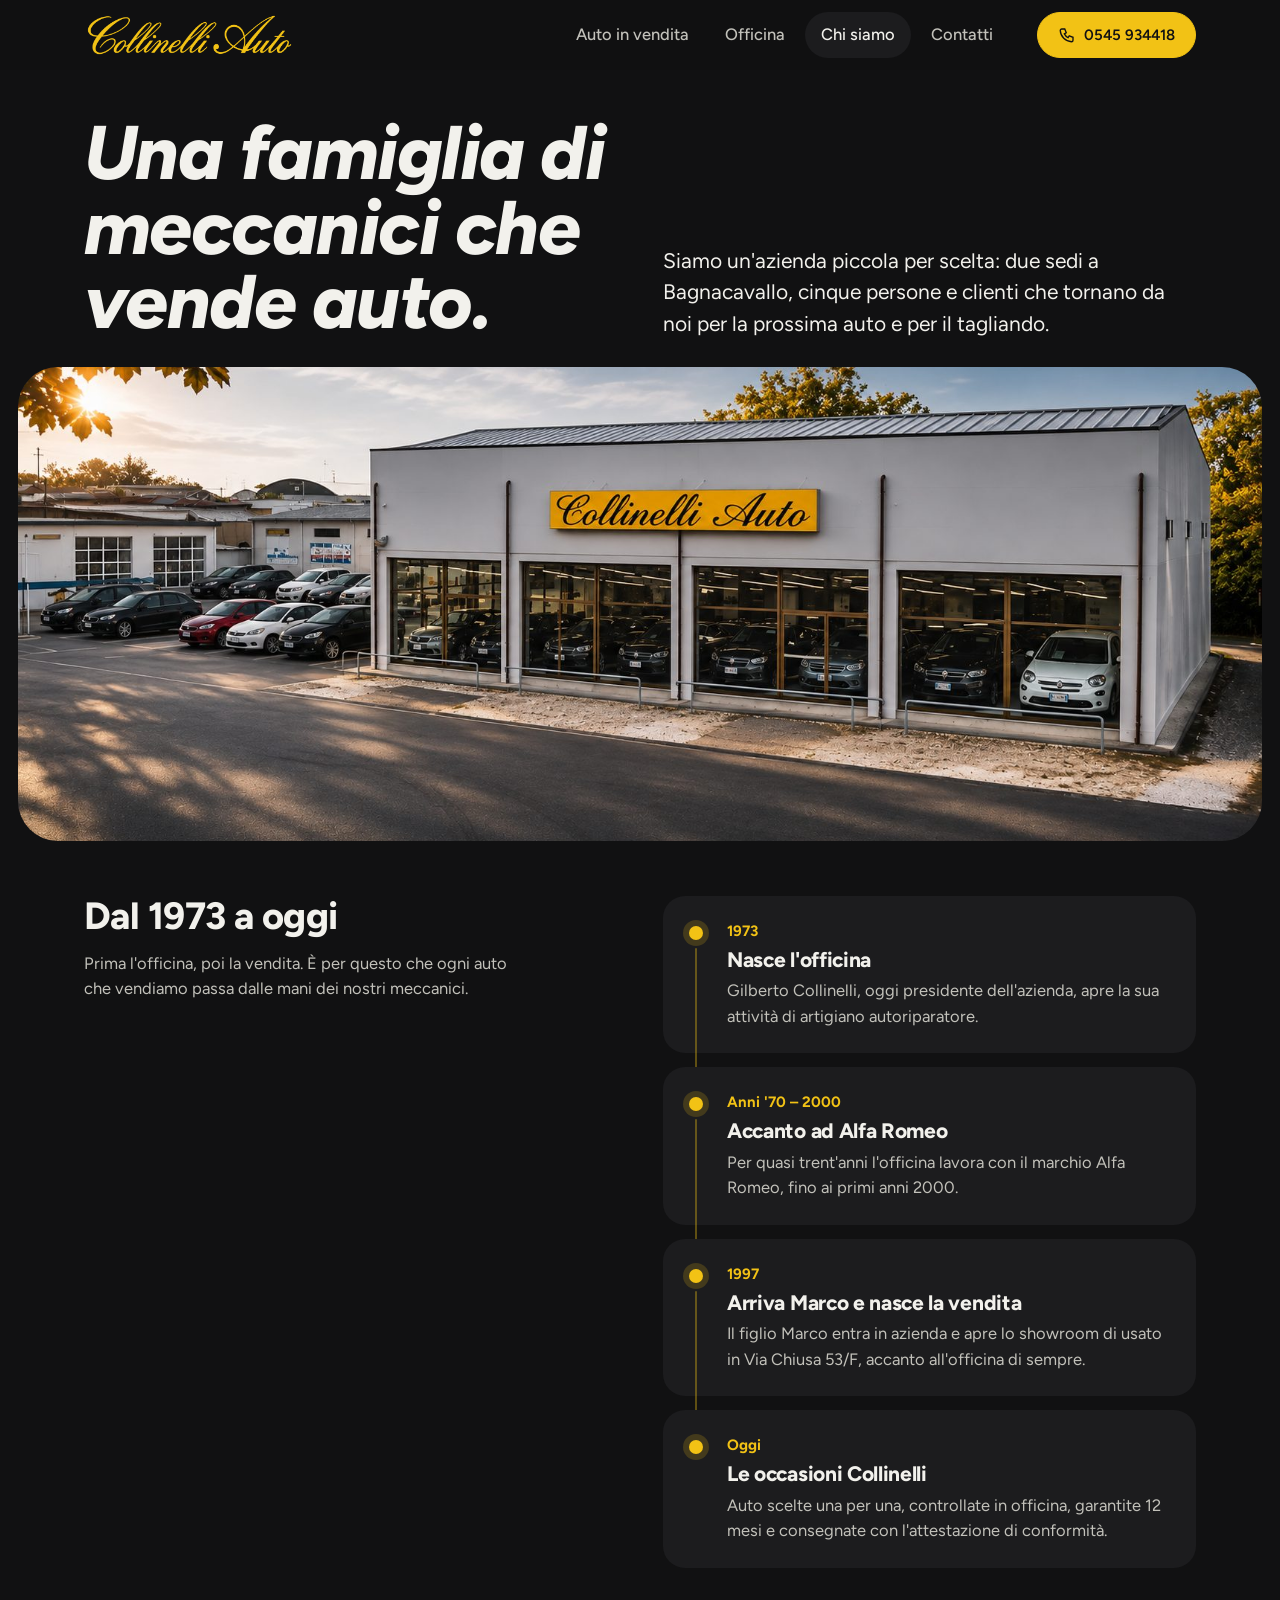
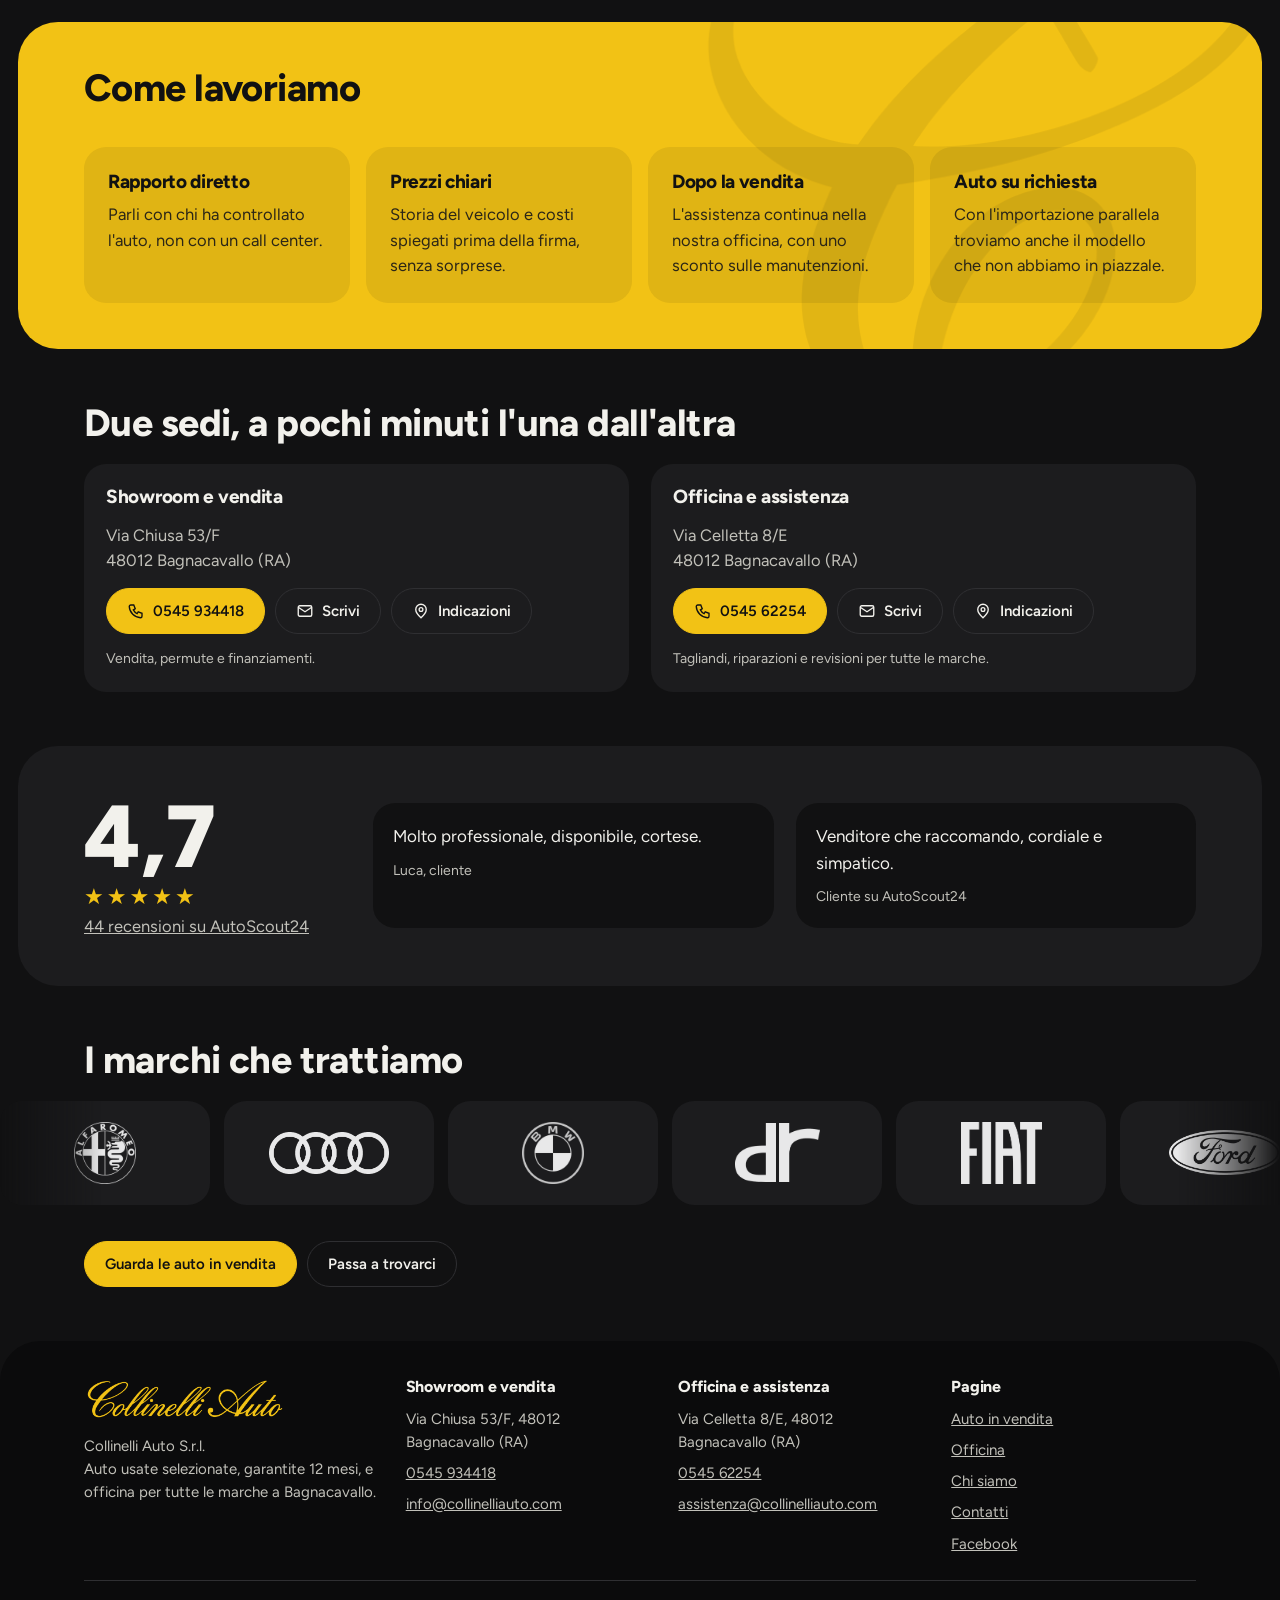
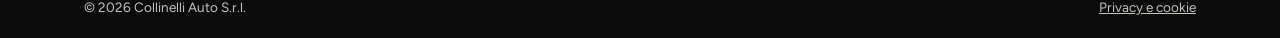
<file: chi-siamo.html>
<!DOCTYPE html>
<html lang="it">
<head>
<meta charset="utf-8">
<meta name="viewport" content="width=device-width, initial-scale=1">
<title>Chi siamo, dal 1973 | Collinelli Auto</title>
<meta name="description" content="La storia di Collinelli Auto: officina dal 1973, vendita di usato garantito dal 1997, a Bagnacavallo.">
<meta name="theme-color" content="#111112">
<meta name="robots" content="noindex">
<meta property="og:title" content="Chi siamo, dal 1973 | Collinelli Auto">
<meta property="og:description" content="La storia di Collinelli Auto: officina dal 1973, vendita di usato garantito dal 1997, a Bagnacavallo.">
<meta property="og:locale" content="it_IT">
<link rel="preconnect" href="https://fonts.googleapis.com">
<link rel="preconnect" href="https://fonts.gstatic.com" crossorigin>
<link rel="stylesheet" href="https://fonts.googleapis.com/css2?family=Figtree:ital,wght@0,400..900;1,700..900&display=swap">
<link rel="stylesheet" href="assets/style.css?v=202611271602">

<link rel="icon" href="assets/img/favicon.png" type="image/png">
<link rel="apple-touch-icon" href="assets/img/apple-touch-icon.png">
<meta property="og:image" content="https://michtru.github.io/collinelli/assets/img/og.jpg">
<meta property="og:type" content="website">
<meta name="twitter:card" content="summary_large_image">

</head>
<body data-page="chi-siamo">

<div id="top"></div>
<main id="main">

<section class="intro"><div class="wrap split" style="align-items:end">
  <h1 class="big">Una famiglia di meccanici che vende auto.</h1>
  <p class="lead-text">Siamo un'azienda piccola per scelta: due sedi a Bagnacavallo, cinque persone e clienti che tornano da noi per la prossima auto e per il tagliando.</p>
</div></section>

<figure class="photo-band" style="margin-block:8px"><img src="assets/img/sede-showroom.jpg" alt="Lo showroom Collinelli Auto in Via Chiusa 53/F a Bagnacavallo, visto dall'alto" width="1672" height="941" loading="lazy"></figure>

<section class="band"><div class="wrap split">
  <div class="sticky-col">
    <h2>Dal 1973 a oggi</h2>
    <p class="muted" style="margin-top:14px;max-width:40ch">Prima l'officina, poi la vendita. È per questo che ogni auto che vendiamo passa dalle mani dei nostri meccanici.</p>
  </div>
  <ol class="timeline">
    <li><b>1973</b><h3>Nasce l'officina</h3><p>Gilberto Collinelli, oggi presidente dell'azienda, apre la sua attività di artigiano autoriparatore.</p></li>
    <li><b>Anni '70 – 2000</b><h3>Accanto ad Alfa Romeo</h3><p>Per quasi trent'anni l'officina lavora con il marchio Alfa Romeo, fino ai primi anni 2000.</p></li>
    <li><b>1997</b><h3>Arriva Marco e nasce la vendita</h3><p>Il figlio Marco entra in azienda e apre lo showroom di usato in Via Chiusa 53/F, accanto all'officina di sempre.</p></li>
    <li><b>Oggi</b><h3>Le occasioni Collinelli</h3><p>Auto scelte una per una, controllate in officina, garantite 12 mesi e consegnate con l'attestazione di conformità.</p></li>
  </ol>
</div></section>

<section class="band yellow"><div class="wrap">
  <h2 style="margin-bottom:clamp(24px,3vw,40px)">Come lavoriamo</h2>
  <div class="values">
    <div><h3>Rapporto diretto</h3><p>Parli con chi ha controllato l'auto, non con un call center.</p></div>
    <div><h3>Prezzi chiari</h3><p>Storia del veicolo e costi spiegati prima della firma, senza sorprese.</p></div>
    <div><h3>Dopo la vendita</h3><p>L'assistenza continua nella nostra officina, con uno sconto sulle manutenzioni.</p></div>
    <div><h3>Auto su richiesta</h3><p>Con l'importazione parallela troviamo anche il modello che non abbiamo in piazzale.</p></div>
  </div>
</div></section>

<section class="band"><div class="wrap">
  <div class="head"><h2>Due sedi, a pochi minuti l'una dall'altra</h2></div>
  <div class="places" id="about-places"></div>
</div></section>

<section class="band sunk"><div class="wrap reviews">
  <div class="score"><b>4,7</b><span class="stars" aria-hidden="true">★★★★★</span><p class="muted"><a href="https://www.autoscout24.it/concessionari/collinelli-auto-srl/recensioni" rel="noopener">44 recensioni su AutoScout24</a></p></div>
  <div class="quotes">
    <blockquote>Molto professionale, disponibile, cortese.<cite>Luca, cliente</cite></blockquote>
    <blockquote>Venditore che raccomando, cordiale e simpatico.<cite>Cliente su AutoScout24</cite></blockquote>
  </div>
</div></section>

<section class="band"><div class="wrap">
  <div class="head"><h2>I marchi che trattiamo</h2></div>
</div>
<div class="marquee" id="marquee"></div>
<div class="wrap" style="margin-top:36px;display:flex;gap:10px;flex-wrap:wrap"><a class="btn acc" href="auto.html">Guarda le auto in vendita</a><a class="btn" href="contatti.html">Passa a trovarci</a></div>
</section>

</main>
<div id="foot"></div>
<script src="data/auto.js?v=202611271602"></script>
<script src="assets/app.js?v=202611271602"></script>
</body>
</html>
</file>
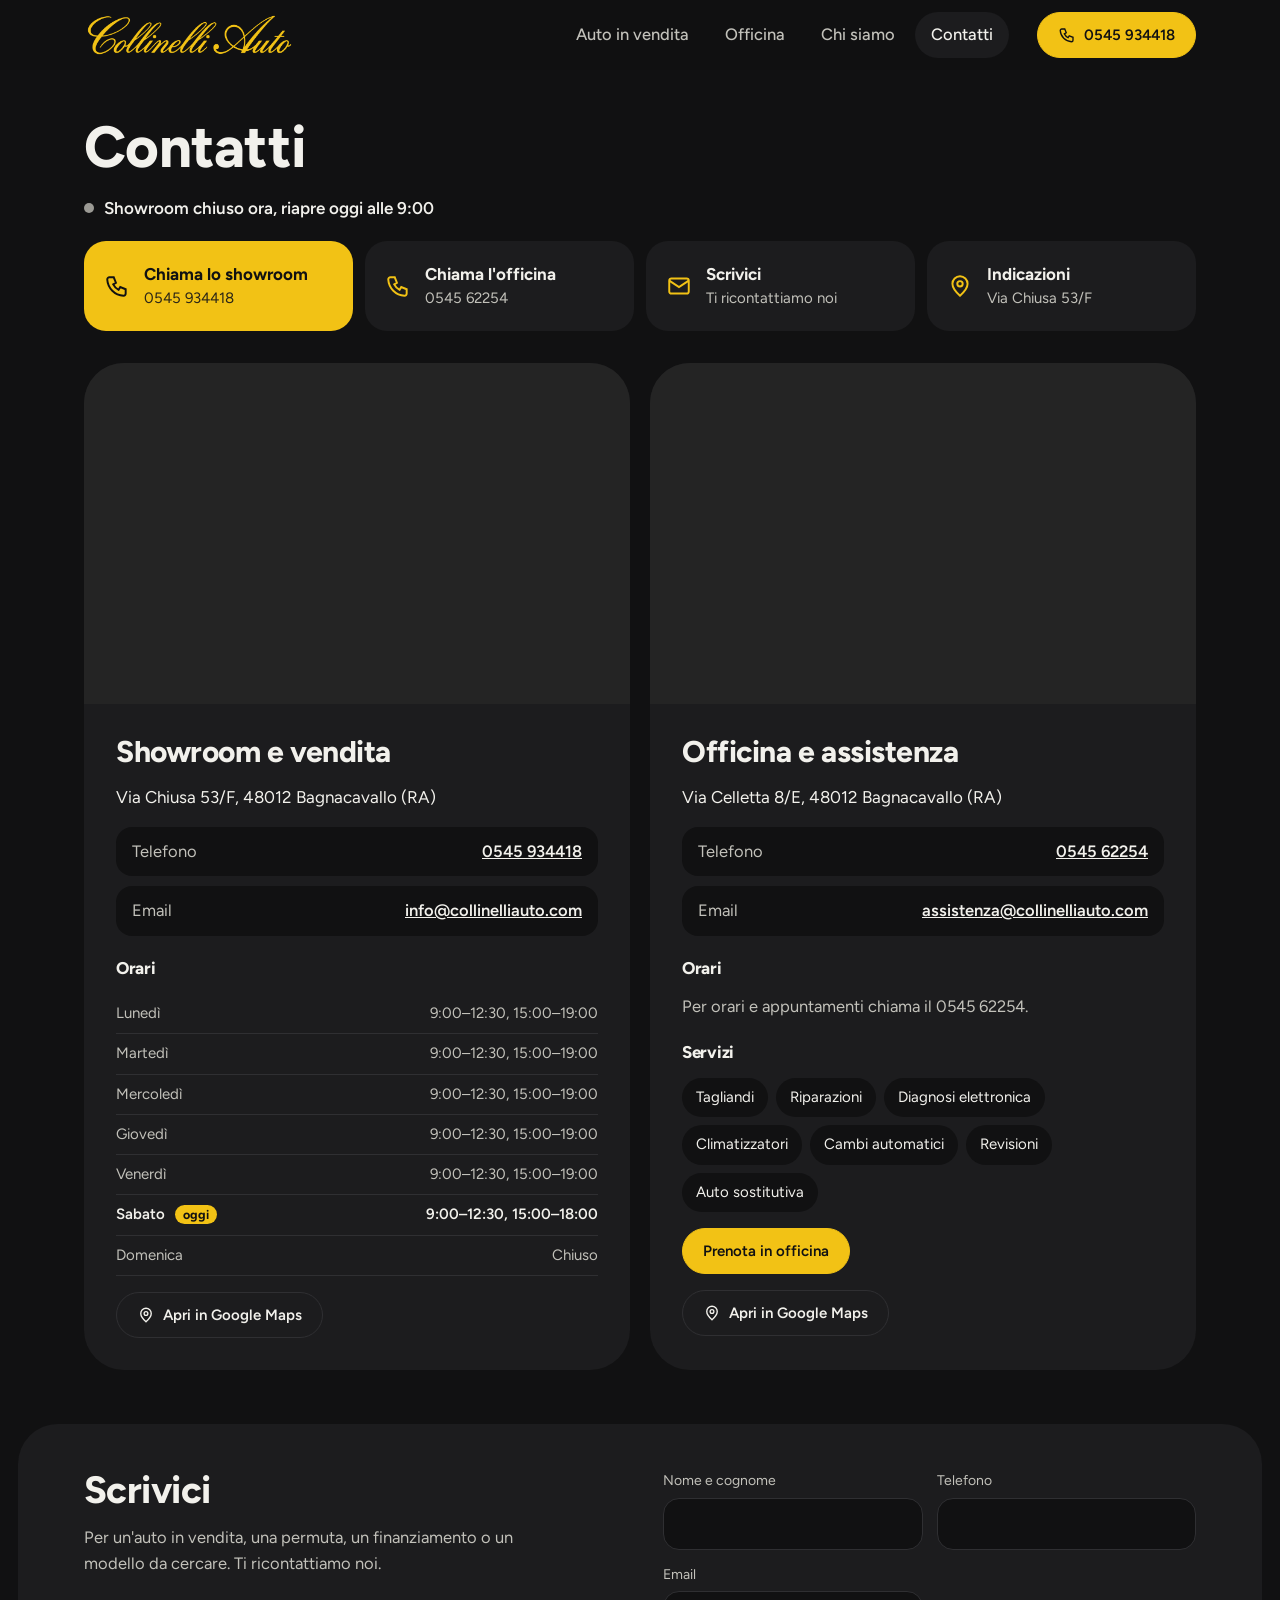
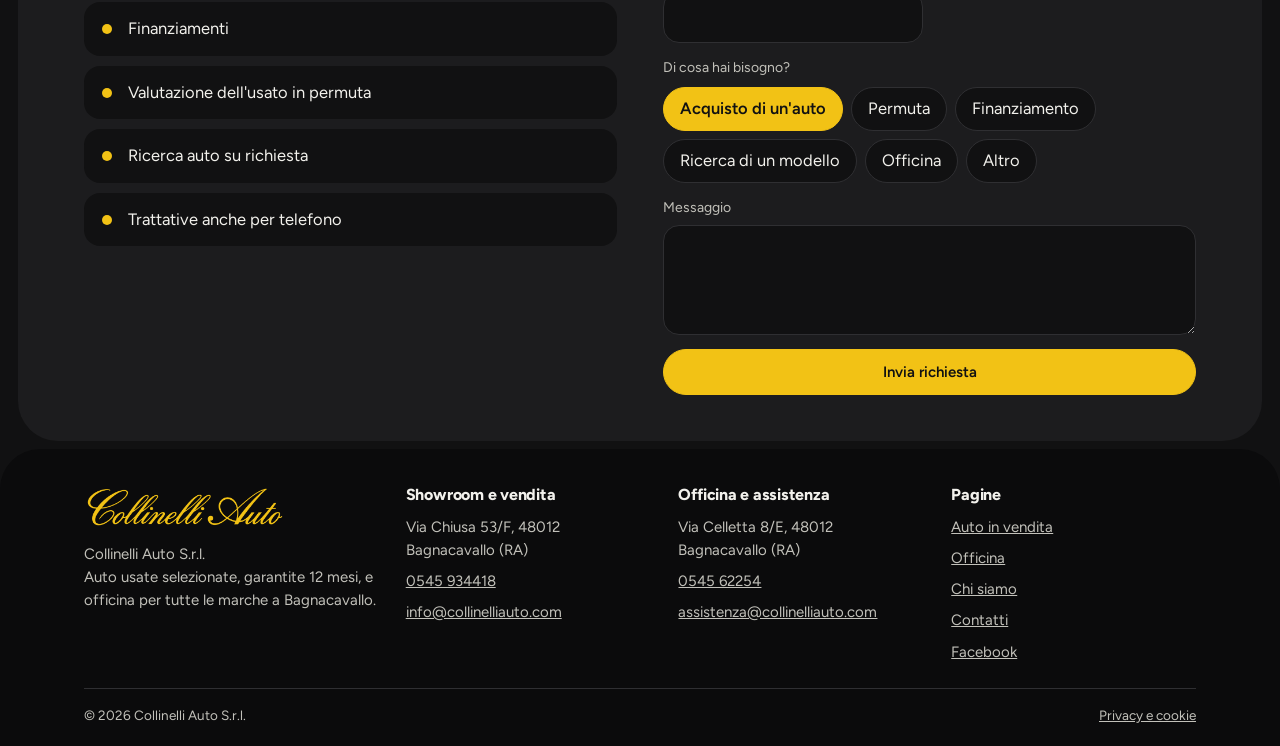
<file: contatti.html>
<!DOCTYPE html>
<html lang="it">
<head>
<meta charset="utf-8">
<meta name="viewport" content="width=device-width, initial-scale=1">
<title>Contatti e orari | Collinelli Auto Bagnacavallo</title>
<meta name="description" content="Showroom in Via Chiusa 53/F e officina in Via Celletta 8/E a Bagnacavallo (RA). Telefono, email, orari e indicazioni.">
<meta name="theme-color" content="#111112">
<meta name="robots" content="noindex">
<meta property="og:title" content="Contatti e orari | Collinelli Auto Bagnacavallo">
<meta property="og:description" content="Showroom in Via Chiusa 53/F e officina in Via Celletta 8/E a Bagnacavallo (RA). Telefono, email, orari e indicazioni.">
<meta property="og:locale" content="it_IT">
<link rel="preconnect" href="https://fonts.googleapis.com">
<link rel="preconnect" href="https://fonts.gstatic.com" crossorigin>
<link rel="stylesheet" href="https://fonts.googleapis.com/css2?family=Figtree:ital,wght@0,400..900;1,700..900&display=swap">
<link rel="stylesheet" href="assets/style.css?v=202611271602">

<link rel="icon" href="assets/img/favicon.png" type="image/png">
<link rel="apple-touch-icon" href="assets/img/apple-touch-icon.png">
<meta property="og:image" content="https://michtru.github.io/collinelli/assets/img/og.jpg">
<meta property="og:type" content="website">
<meta name="twitter:card" content="summary_large_image">
<script type="application/ld+json">
{"@context":"https://schema.org","@type":"AutoDealer","name":"Collinelli Auto S.r.l.","foundingDate":"1973",
"address":{"@type":"PostalAddress","streetAddress":"Via Chiusa 53/F","postalCode":"48012","addressLocality":"Bagnacavallo","addressRegion":"RA","addressCountry":"IT"},
"telephone":"+39 0545 934418","email":"info@collinelliauto.com","geo":{"@type":"GeoCoordinates","latitude":44.411867,"longitude":11.979302},
"openingHoursSpecification":[{"@type":"OpeningHoursSpecification","dayOfWeek":["Monday","Tuesday","Wednesday","Thursday","Friday"],"opens":"09:00","closes":"12:30"},{"@type":"OpeningHoursSpecification","dayOfWeek":["Monday","Tuesday","Wednesday","Thursday","Friday"],"opens":"15:00","closes":"19:00"},{"@type":"OpeningHoursSpecification","dayOfWeek":"Saturday","opens":"09:00","closes":"12:30"},{"@type":"OpeningHoursSpecification","dayOfWeek":"Saturday","opens":"15:00","closes":"18:00"}],
"department":{"@type":"AutoRepair","name":"Collinelli Auto, officina","telephone":"+39 0545 62254","address":{"@type":"PostalAddress","streetAddress":"Via Celletta 8/E","postalCode":"48012","addressLocality":"Bagnacavallo","addressCountry":"IT"}}}
</script>
</head>
<body data-page="contatti">

<div id="top"></div>
<main id="main">

<section class="intro"><div class="wrap">
  <h1>Contatti</h1>
  <p class="status" id="status"></p>
  <div class="quick" id="quick"></div>
</div></section>

<section class="band" style="padding-top:12px"><div class="wrap">
  <div class="sites" id="sites"></div>
</div></section>

<section class="band sunk" id="scrivi"><div class="wrap split">
  <div>
    <h2>Scrivici</h2>
    <p class="muted" style="margin-top:14px;max-width:44ch">Per un'auto in vendita, una permuta, un finanziamento o un modello da cercare. Ti ricontattiamo noi.</p>
    <ul class="helps">
      <li>Finanziamenti</li><li>Valutazione dell'usato in permuta</li><li>Ricerca auto su richiesta</li><li>Trattative anche per telefono</li>
    </ul>
  </div>
  <div id="form-contatti"></div>
</div></section>

</main>
<div id="foot"></div>
<script src="data/auto.js?v=202611271602"></script>
<script src="assets/app.js?v=202611271602"></script>
</body>
</html>
</file>
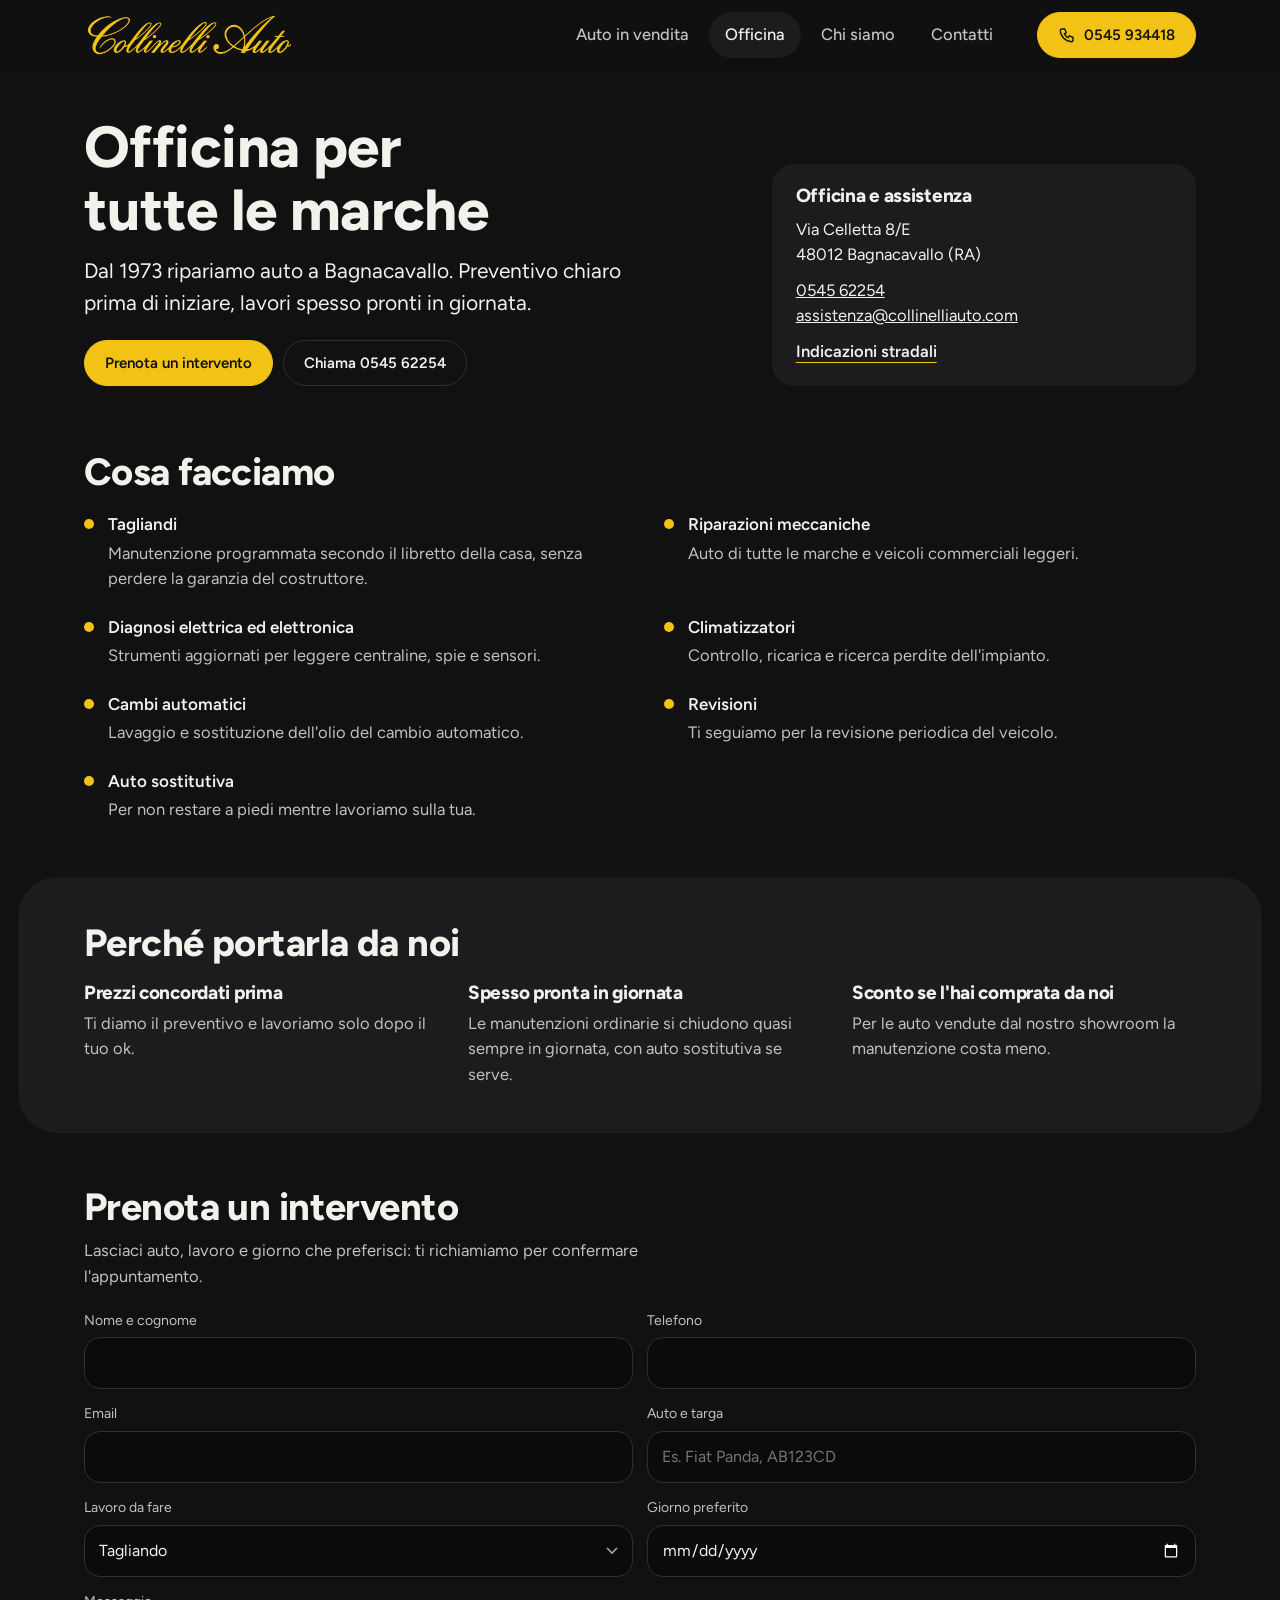
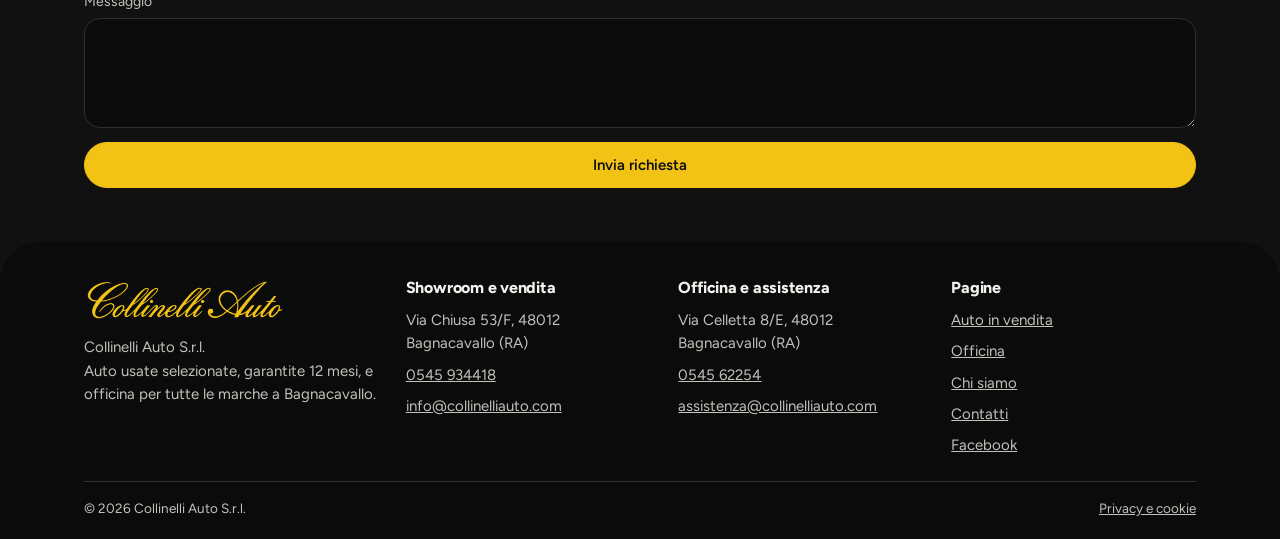
<file: officina.html>
<!DOCTYPE html>
<html lang="it">
<head>
<meta charset="utf-8">
<meta name="viewport" content="width=device-width, initial-scale=1">
<title>Officina auto a Bagnacavallo | Collinelli Auto</title>
<meta name="description" content="Officina per auto di tutte le marche a Bagnacavallo: tagliandi, diagnosi, climatizzatori, cambi automatici, revisioni, auto sostitutiva.">
<meta name="theme-color" content="#111112">
<meta name="robots" content="noindex">
<meta property="og:title" content="Officina auto a Bagnacavallo | Collinelli Auto">
<meta property="og:description" content="Officina per auto di tutte le marche a Bagnacavallo: tagliandi, diagnosi, climatizzatori, cambi automatici, revisioni, auto sostitutiva.">
<meta property="og:locale" content="it_IT">
<link rel="preconnect" href="https://fonts.googleapis.com">
<link rel="preconnect" href="https://fonts.gstatic.com" crossorigin>
<link rel="stylesheet" href="https://fonts.googleapis.com/css2?family=Figtree:ital,wght@0,400..900;1,700..900&display=swap">
<link rel="stylesheet" href="assets/style.css?v=202611271602">

<link rel="icon" href="assets/img/favicon.png" type="image/png">
<link rel="apple-touch-icon" href="assets/img/apple-touch-icon.png">
<meta property="og:image" content="https://michtru.github.io/collinelli/assets/img/og.jpg">
<meta property="og:type" content="website">
<meta name="twitter:card" content="summary_large_image">

</head>
<body data-page="officina">

<div id="top"></div>
<main id="main">

<section class="intro"><div class="wrap off-top">
  <div>
    <h1>Officina per tutte le marche</h1>
    <p class="lead-text" style="margin-top:14px">Dal 1973 ripariamo auto a Bagnacavallo. Preventivo chiaro prima di iniziare, lavori spesso pronti in giornata.</p>
    <div class="acts" style="margin-top:22px"><a class="btn acc" href="#prenota">Prenota un intervento</a><a class="btn" href="tel:+39054562254">Chiama 0545 62254</a></div>
  </div>
  <aside class="off-card">
    <h2>Officina e assistenza</h2>
    <address>Via Celletta 8/E<br>48012 Bagnacavallo (RA)</address>
    <p><a href="tel:+39054562254">0545 62254</a><br><a href="mailto:assistenza@collinelliauto.com">assistenza@collinelliauto.com</a></p>
    <a class="more" href="https://www.google.com/maps/search/?api=1&query=Via+Celletta+8+Bagnacavallo" rel="noopener">Indicazioni stradali</a>
  </aside>
</div></section>

<section class="band"><div class="wrap">
  <h2 style="margin-bottom:18px">Cosa facciamo</h2>
  <ul class="svc-list"><li><b>Tagliandi</b><span>Manutenzione programmata secondo il libretto della casa, senza perdere la garanzia del costruttore.</span></li><li><b>Riparazioni meccaniche</b><span>Auto di tutte le marche e veicoli commerciali leggeri.</span></li><li><b>Diagnosi elettrica ed elettronica</b><span>Strumenti aggiornati per leggere centraline, spie e sensori.</span></li><li><b>Climatizzatori</b><span>Controllo, ricarica e ricerca perdite dell'impianto.</span></li><li><b>Cambi automatici</b><span>Lavaggio e sostituzione dell'olio del cambio automatico.</span></li><li><b>Revisioni</b><span>Ti seguiamo per la revisione periodica del veicolo.</span></li><li><b>Auto sostitutiva</b><span>Per non restare a piedi mentre lavoriamo sulla tua.</span></li></ul>
</div></section>

<section class="band sunk"><div class="wrap">
  <h2 style="margin-bottom:18px">Perché portarla da noi</h2>
  <div class="why">
    <div><h3>Prezzi concordati prima</h3><p class="muted">Ti diamo il preventivo e lavoriamo solo dopo il tuo ok.</p></div>
    <div><h3>Spesso pronta in giornata</h3><p class="muted">Le manutenzioni ordinarie si chiudono quasi sempre in giornata, con auto sostitutiva se serve.</p></div>
    <div><h3>Sconto se l'hai comprata da noi</h3><p class="muted">Per le auto vendute dal nostro showroom la manutenzione costa meno.</p></div>
  </div>
</div></section>

<section class="band" id="prenota"><div class="wrap">
  <h2>Prenota un intervento</h2>
  <p class="muted" style="margin:10px 0 20px;max-width:60ch">Lasciaci auto, lavoro e giorno che preferisci: ti richiamiamo per confermare l'appuntamento.</p>
  <div id="form-officina" class="form-card"></div>
</div></section>

</main>
<div id="foot"></div>
<script src="data/auto.js?v=202611271602"></script>
<script src="assets/app.js?v=202611271602"></script>
</body>
</html>
</file>
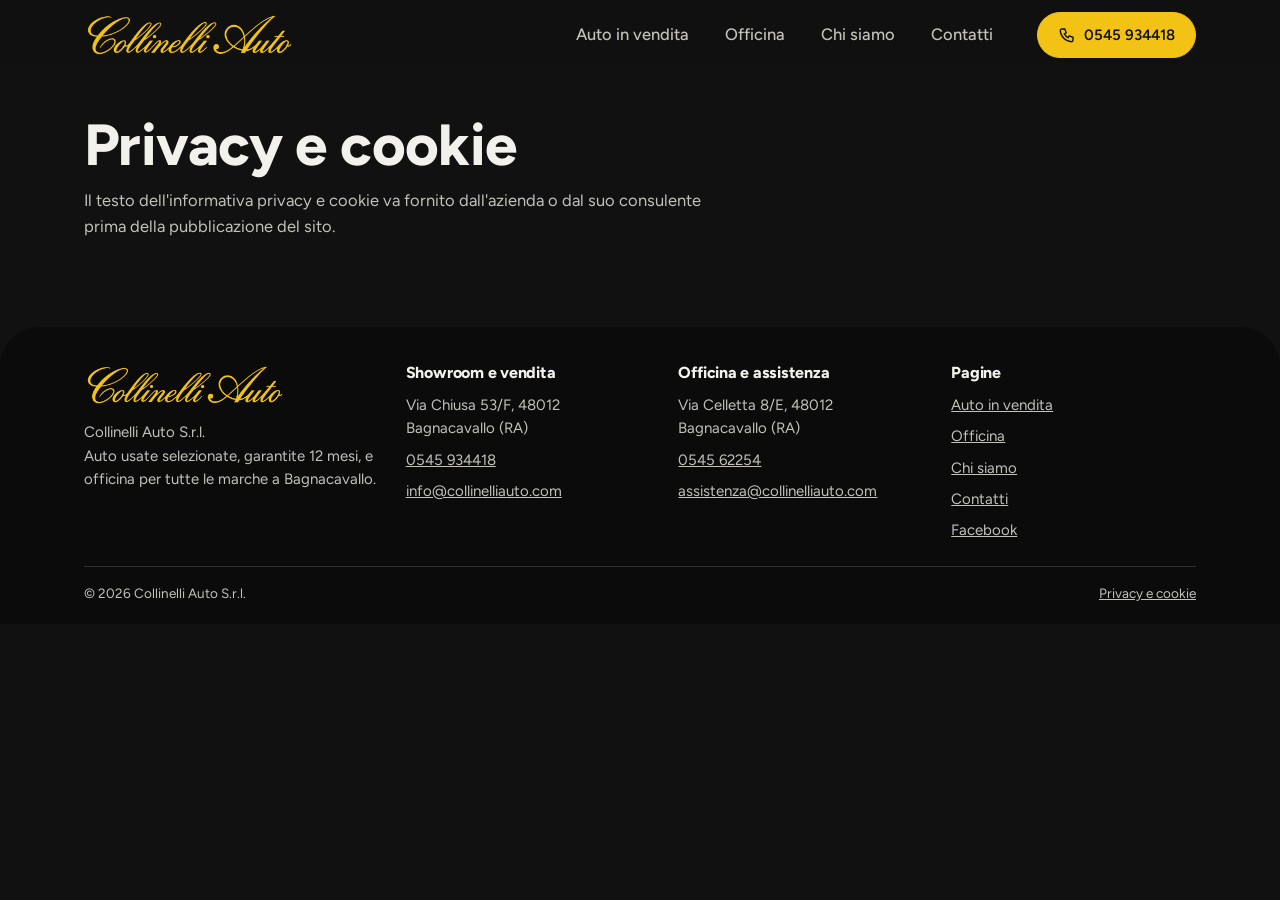
<file: privacy.html>
<!DOCTYPE html>
<html lang="it">
<head>
<meta charset="utf-8">
<meta name="viewport" content="width=device-width, initial-scale=1">
<title>Privacy e cookie | Collinelli Auto</title>
<meta name="description" content="Informativa privacy e cookie di Collinelli Auto S.r.l.">
<meta name="theme-color" content="#111112">
<meta name="robots" content="noindex">
<meta property="og:title" content="Privacy e cookie | Collinelli Auto">
<meta property="og:description" content="Informativa privacy e cookie di Collinelli Auto S.r.l.">
<meta property="og:locale" content="it_IT">
<link rel="preconnect" href="https://fonts.googleapis.com">
<link rel="preconnect" href="https://fonts.gstatic.com" crossorigin>
<link rel="stylesheet" href="https://fonts.googleapis.com/css2?family=Figtree:ital,wght@0,400..900;1,700..900&display=swap">
<link rel="stylesheet" href="assets/style.css?v=202611271602">

<link rel="icon" href="assets/img/favicon.png" type="image/png">
<link rel="apple-touch-icon" href="assets/img/apple-touch-icon.png">
<meta property="og:image" content="https://michtru.github.io/collinelli/assets/img/og.jpg">
<meta property="og:type" content="website">
<meta name="twitter:card" content="summary_large_image">

</head>
<body data-page="privacy">

<div id="top"></div>
<main id="main">

<div class="wrap pagehead" style="padding-bottom:80px"><h1>Privacy e cookie</h1>
<p class="muted">Il testo dell'informativa privacy e cookie va fornito dall'azienda o dal suo consulente prima della pubblicazione del sito.</p></div>

</main>
<div id="foot"></div>
<script src="data/auto.js?v=202611271602"></script>
<script src="assets/app.js?v=202611271602"></script>
</body>
</html>
</file>
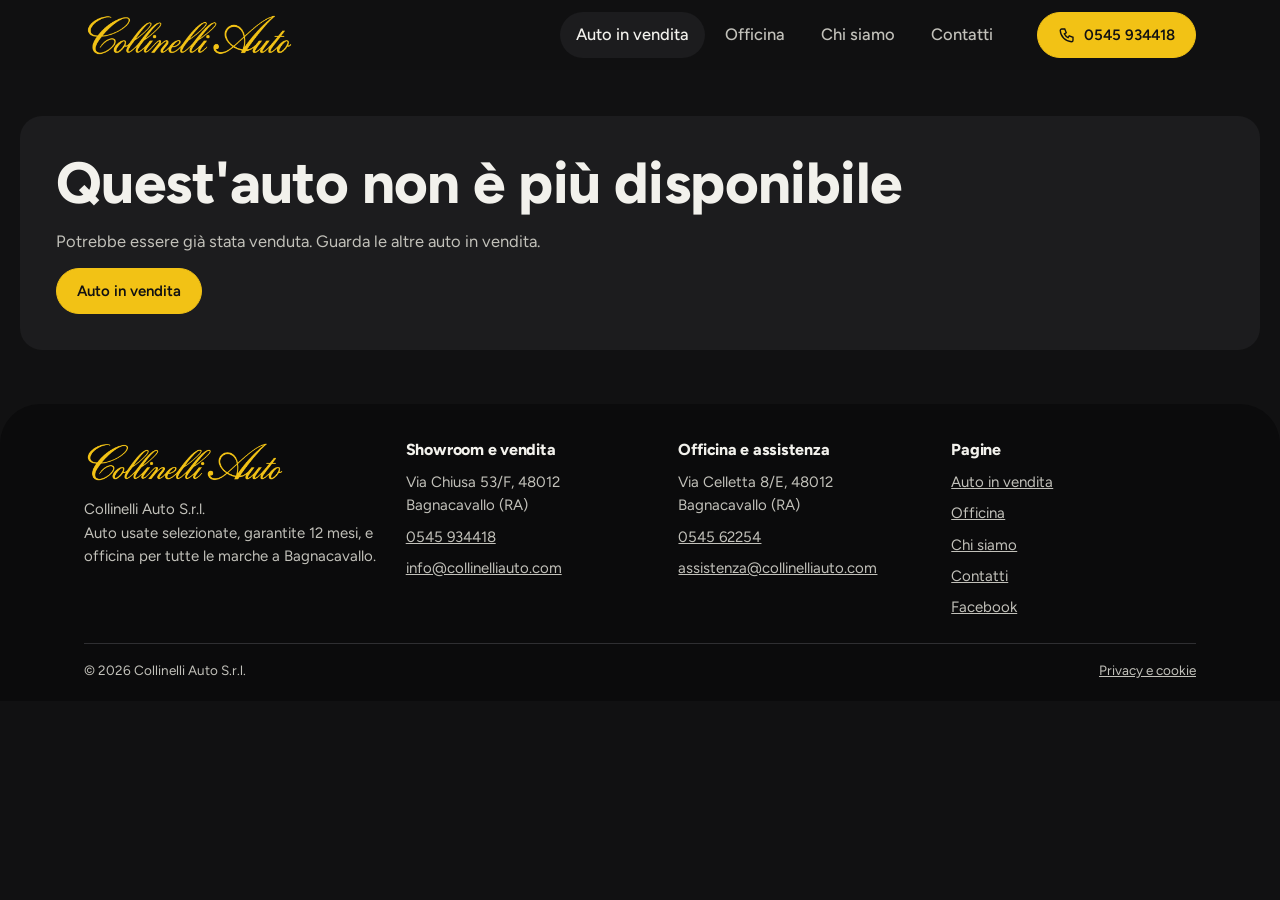
<file: scheda.html>
<!DOCTYPE html>
<html lang="it">
<head>
<meta charset="utf-8">
<meta name="viewport" content="width=device-width, initial-scale=1">
<title>Auto usata | Collinelli Auto</title>
<meta name="description" content="Foto, caratteristiche, dotazioni e prezzo dell'auto. Garanzia 12 mesi.">
<meta name="theme-color" content="#111112">
<meta name="robots" content="noindex">
<meta property="og:title" content="Auto usata | Collinelli Auto">
<meta property="og:description" content="Foto, caratteristiche, dotazioni e prezzo dell'auto. Garanzia 12 mesi.">
<meta property="og:locale" content="it_IT">
<link rel="preconnect" href="https://fonts.googleapis.com">
<link rel="preconnect" href="https://fonts.gstatic.com" crossorigin>
<link rel="stylesheet" href="https://fonts.googleapis.com/css2?family=Figtree:ital,wght@0,400..900;1,700..900&display=swap">
<link rel="stylesheet" href="assets/style.css?v=202611271602">

<link rel="icon" href="assets/img/favicon.png" type="image/png">
<link rel="apple-touch-icon" href="assets/img/apple-touch-icon.png">
<meta property="og:image" content="https://michtru.github.io/collinelli/assets/img/og.jpg">
<meta property="og:type" content="website">
<meta name="twitter:card" content="summary_large_image">

</head>
<body data-page="scheda">

<div id="top"></div>
<main id="main">

</main>
<div id="foot"></div>
<script src="data/auto.js?v=202611271602"></script>
<script src="assets/app.js?v=202611271602"></script>
</body>
</html>
</file>
<file: assets/style.css>
/*
VOICE   sobria, da officina di famiglia che vende auto scelte: poche parole, fatti, prezzi chiari
IDEA    lo showroom di sera: auto illuminate sul nero, il giallo dell'insegna Collinelli come segnale
PICTURE la foto vera dell'ultima auto arrivata, a tutto schermo, con la ricerca appoggiata sopra
COLOUR  nero #111112 dominante, bianco caldo #f2f1ec per il testo, giallo insegna #f2c215 per azioni e una fascia piena
TYPE    logo corsivo originale; Figtree, sans dalle forme tonde, corsivo solo nelle grandi frasi come eco del logo
SHAPE   niente spigoli: angoli ampi, fasce come pannelli arrotondati, la C del logo come filigrana
*/
:root{
  color-scheme:dark;
  --bg:#111112;--raised:#1c1c1e;--sunk:#0b0b0c;--line:#2f2f32;
  --ink:#f2f1ec;--muted:#c2c1ba;--acc:#f2c215;--acc-hi:#f7d348;--on-acc:#111112;
  --wide:"Figtree",system-ui,sans-serif;
  --r:22px;--r-s:16px;--r-l:40px;--max:1240px;
}
*{box-sizing:border-box;min-width:0}
html{scroll-padding-top:84px;-webkit-text-size-adjust:100%}
body{margin:0;background:var(--bg);color:var(--ink);font:400 16.5px/1.55 var(--wide);overflow-x:clip}
img{display:block;max-width:100%}
a{color:inherit}
h1,h2,h3{font-weight:750;line-height:1.08;letter-spacing:-.015em;text-wrap:balance;margin:0}
h1{font-size:clamp(34px,5.2vw,58px);letter-spacing:-.01em}
h2{font-size:clamp(26px,3.2vw,38px)}
h3{font-size:19px;line-height:1.2}
p{margin:0}
.muted{color:var(--muted)}
.wrap{max-width:var(--max);margin-inline:auto;padding-inline:max(5vw,16px)}
.band{padding-block:clamp(28px,3.6vw,52px)}
.band.sunk,.band.yellow{margin:8px clamp(6px,1.4vw,20px);border-radius:var(--r-l)}
.band.sunk{background:var(--raised)}
.band.sunk .car,.band.sunk .place,.band.sunk blockquote{background:var(--bg)}
.band.sunk select,.band.sunk input,.band.sunk textarea{background:var(--bg)}
@media(max-width:600px){.band.sunk,.band.yellow{border-radius:28px}}

:focus-visible{outline:2px solid var(--acc);outline-offset:3px;border-radius:4px}
.skip{position:absolute;left:-999px}.skip:focus{left:12px;top:12px;z-index:99;background:var(--ink);color:var(--bg);padding:10px 14px}

/* bottoni */
.btn{display:inline-flex;align-items:center;justify-content:center;gap:8px;min-height:46px;padding:0 20px;border-radius:999px;border:1px solid var(--line);background:transparent;color:var(--ink);font:600 15px var(--wide);text-decoration:none;cursor:pointer;white-space:nowrap}
.btn:hover{border-color:var(--muted)}
.btn.acc{background:var(--acc);border-color:var(--acc);color:var(--on-acc)}
.btn.acc:hover{background:var(--acc-hi);border-color:var(--acc-hi)}
.btn svg{width:18px;height:18px;flex:none}

/* testata */
.top{position:sticky;top:0;z-index:40;background:rgb(17 17 18 / .9);backdrop-filter:blur(12px)}
.top .wrap{display:flex;align-items:center;gap:20px;min-height:70px}
.logo{display:flex;align-items:center;text-decoration:none;line-height:1}
.logo img{height:46px;width:auto}
@media(max-width:520px){.logo img{height:32px}}
.logo i{flex:none;display:grid;place-items:center;width:40px;height:40px;border-radius:9px;background:var(--acc);color:var(--on-acc);font-style:normal;font-weight:850;font-size:22px}
.logo div{display:flex;flex-direction:column}
.logo b{font-weight:800;font-size:21px;letter-spacing:-.01em}
.logo span{font-size:12.5px;color:var(--muted);margin-top:4px}
.nav{display:flex;gap:4px;margin-left:auto}
.nav a{padding:10px 16px;border-radius:999px;text-decoration:none;font-weight:500;color:var(--muted)}
.nav a:hover,.nav a[aria-current]{color:var(--ink)}
.nav a[aria-current]{background:var(--raised);border-radius:999px}
.top .call{margin-left:8px}
.burger{display:none;margin-left:auto;width:46px;height:46px;border-radius:14px;border:1px solid var(--line);background:none;color:var(--ink)}
@media(max-width:900px){
  .burger{display:grid;place-items:center}
  .top .call{display:none}
  .nav{position:fixed;inset:70px 0 auto 0;flex-direction:column;background:var(--bg);border-bottom:1px solid var(--line);padding:10px max(5vw,16px) 20px;display:none}
  .nav.open{display:flex}
  .nav a{padding:14px 10px;font-size:18px}
}

/* hero */
.hero{position:relative;min-height:min(74vh,660px);display:grid;align-items:end;overflow:hidden;background:var(--sunk);margin:0 clamp(6px,1.4vw,20px);border-radius:0 0 var(--r-l) var(--r-l)}
.hero video,.hero .hero-img{position:absolute;inset:0;width:100%;height:100%;object-fit:cover;object-position:62% 50%;animation:settle 2.4s cubic-bezier(.2,.7,.2,1) both}
.hero video{opacity:0;transition:opacity .8s}
.hero video.on{opacity:1}
.hero::after{content:"";position:absolute;inset:0;background:linear-gradient(180deg,rgb(17 17 18 / .15) 30%,rgb(17 17 18 / .92) 78%,var(--bg))}
@keyframes settle{from{transform:scale(1.07)}to{transform:none}}
@media(prefers-reduced-motion:reduce){.hero video,.hero .hero-img{animation:none}}
.hero .wrap{position:relative;z-index:1;padding-block:96px 36px;width:100%}
.hero h1{max-width:14ch;font-size:clamp(40px,6.4vw,76px)}
.hero .lead{font-size:clamp(17px,1.6vw,19px);margin-top:16px;max-width:46ch;color:#d4d7db}
.hero .tag{position:absolute;right:max(5vw,16px);top:24px;z-index:1;text-decoration:none;background:rgb(11 11 12 / .78);backdrop-filter:blur(6px);border:1px solid var(--line);padding:10px 14px;border-radius:var(--r);font-size:14px;line-height:1.35}
.hero .tag b{display:block;font-size:15px}

.search{margin-top:30px;display:grid;grid-template-columns:repeat(3,minmax(0,1fr)) auto;gap:10px;background:rgb(28 28 30 / .9);backdrop-filter:blur(8px);border:1px solid var(--line);border-radius:28px;padding:12px;max-width:900px}
.search .btn{min-height:52px}
@media(max-width:760px){.search{grid-template-columns:minmax(0,1fr) minmax(0,1fr)}.search .btn{grid-column:1/-1}}
@media(max-width:520px){.search{grid-template-columns:minmax(0,1fr)}}

/* campi */
label.f{display:grid;gap:6px;font-size:14px;color:var(--muted)}
select,input,textarea{width:100%;min-height:52px;border-radius:var(--r-s);border:1px solid var(--line);background:var(--sunk);color:var(--ink);font:16px var(--wide);padding:12px 14px}
textarea{min-height:110px;resize:vertical}
select{appearance:none;background-image:url("data:image/svg+xml,%3Csvg xmlns='http://www.w3.org/2000/svg' width='12' height='8'%3E%3Cpath d='M1 1l5 5 5-5' fill='none' stroke='%23a3a8ae' stroke-width='1.6'/%3E%3C/svg%3E");background-repeat:no-repeat;background-position:right 14px center;padding-right:36px}
.check{display:flex;align-items:center;gap:10px;min-height:44px;cursor:pointer}
.check input{width:20px;height:20px;min-height:0;accent-color:var(--acc)}

/* intestazione sezione */
.head{display:flex;align-items:end;justify-content:space-between;gap:12px 20px;margin-bottom:20px;flex-wrap:wrap}
.head p{max-width:56ch;margin-top:10px}
.more{font-weight:600;text-decoration-color:var(--acc);text-underline-offset:5px}

/* schede auto */
.cars{display:grid;grid-template-columns:repeat(auto-fill,minmax(260px,1fr));gap:16px}
.car{display:flex;flex-direction:column;text-decoration:none;background:var(--raised);border-radius:var(--r);overflow:hidden;border:1px solid transparent;transition:border-color .2s}
.car:hover{border-color:var(--line)}
.car .ph{aspect-ratio:14/9;background:var(--sunk);position:relative;overflow:hidden}
.car .ph img{width:100%;height:100%;object-fit:cover}
.car .ph .np{position:absolute;left:10px;top:10px;background:rgb(11 11 12 / .85);font-size:13px;padding:5px 10px;border-radius:999px}
.car .bd{padding:16px 18px 18px;display:grid;gap:12px;flex:1;align-content:start}
.car h3 span{display:block;font-weight:400;font-size:14.5px;color:var(--muted);margin-top:5px;line-height:1.35}
.specs{display:flex;flex-wrap:wrap;gap:6px 14px;font-size:14px;color:var(--muted)}
.specs span{white-space:nowrap}
.price{font-weight:750;font-size:24px;white-space:nowrap;margin-top:auto}
.price small{font-weight:400;font-size:14px;color:var(--muted);margin-left:6px}
.row{display:flex;gap:16px;overflow-x:auto;scroll-snap-type:x mandatory;padding-bottom:10px;scrollbar-width:thin}
.row .car{flex:0 0 min(320px,82vw);scroll-snap-align:start}

/* promesse */
.promises{display:grid;grid-template-columns:repeat(3,minmax(0,1fr));gap:14px}
.promises div{background:var(--raised);border-radius:var(--r);padding:24px}
.promises h3{margin-bottom:8px}
@media(max-width:760px){.promises{grid-template-columns:1fr}}

/* due colonne */
.split{display:grid;grid-template-columns:minmax(0,1fr) minmax(0,1fr);gap:clamp(22px,3.6vw,52px);align-items:start}
@media(max-width:860px){.split{grid-template-columns:1fr}}
.list{list-style:none;margin:0;padding:0}
.list li{padding:14px 18px;border-radius:var(--r-s);display:grid;gap:3px}
.list li:nth-child(odd){background:rgb(255 255 255 / .035)}
.list li b{font-weight:600}
.list li span{color:var(--muted);font-size:15px}

/* storia */
.years{display:grid;grid-template-columns:repeat(4,minmax(0,1fr));gap:24px}
.years b{display:block;font-weight:800;font-size:clamp(30px,3.6vw,44px);color:var(--ink);margin-bottom:8px}
.years p{color:var(--muted);font-size:15.5px}
@media(max-width:860px){.years{grid-template-columns:repeat(2,minmax(0,1fr))}}

/* sedi */
.places{display:grid;grid-template-columns:repeat(2,minmax(0,1fr));gap:22px}
.place{background:var(--raised);border-radius:var(--r);padding:22px;display:grid;gap:14px;align-content:start}
.place address{font-style:normal;color:var(--muted)}
.place .acts{display:flex;flex-wrap:wrap;gap:10px}
@media(max-width:760px){.places{grid-template-columns:1fr}}
.hours{width:100%;border-collapse:collapse;font-size:15px}
.hours td{padding:8px 0;border-bottom:1px solid var(--line)}
.hours td+td{text-align:right;white-space:nowrap}
.hours tr.today td{color:var(--ink);font-weight:600}
.hours td{color:var(--muted)}
.map{width:100%;aspect-ratio:16/9;border:0;border-radius:var(--r);background:var(--raised);filter:grayscale(1) invert(.9) contrast(.9)}

/* pagina elenco */
.pagehead{padding-block:clamp(24px,3.4vw,44px) 4px}
.pagehead p{margin-top:12px;max-width:60ch}
.catalog{display:grid;grid-template-columns:264px minmax(0,1fr);gap:24px;align-items:start}
.filters{position:sticky;top:86px;display:grid;gap:14px;background:var(--raised);border-radius:var(--r);padding:20px}
.filters h2{font-size:20px}
.filters .reset{background:none;border:0;color:var(--muted);font:inherit;text-decoration:underline;text-underline-offset:4px;cursor:pointer;justify-self:start;min-height:44px;padding:0}
.bar{display:flex;align-items:center;justify-content:space-between;gap:12px;margin-bottom:18px;flex-wrap:wrap}
.bar select{width:auto;min-width:220px}
.openf{display:none}
.empty{background:var(--raised);border-radius:var(--r);padding:36px;display:grid;gap:14px;justify-items:start}
@media(max-width:960px){
  .catalog{grid-template-columns:1fr}
  .filters{position:fixed;inset:auto 0 0 0;top:auto;z-index:60;max-height:85vh;overflow:auto;border-radius:28px 18px 0 0;transform:translateY(105%);visibility:hidden;transition:transform .25s,visibility 0s .25s;box-shadow:0 -20px 60px rgb(0 0 0 / .5)}
  .filters.open{transform:none;visibility:visible;transition:transform .25s}
  .openf{display:inline-flex}
}

/* scheda */
.crumbs{padding-top:16px;font-size:14px;color:var(--muted)}
.crumbs a{color:var(--muted)}
.detail{display:grid;grid-template-columns:minmax(0,1.55fr) minmax(0,1fr);grid-template-areas:"gal side" "info side";gap:24px clamp(24px,3.4vw,44px);align-items:start;padding-block:14px 36px}
.gal-col{grid-area:gal}.info{grid-area:info;display:grid;gap:28px}.info h2{font-size:24px;margin-bottom:12px}
@media(max-width:960px){.detail{grid-template-areas:"gal" "side" "info"}}
@media(max-width:960px){.detail{grid-template-columns:1fr}.side{position:static}}
.gallery{position:relative}
.slides{display:flex;overflow-x:auto;scroll-snap-type:x mandatory;border-radius:var(--r);background:var(--sunk);scrollbar-width:none}
.slides::-webkit-scrollbar{display:none}
.slides button{flex:0 0 100%;scroll-snap-align:start;aspect-ratio:14/9;border:0;padding:0;background:none;cursor:zoom-in}
.slides img{width:100%;height:100%;object-fit:cover}
.gal-nav{position:absolute;top:50%;translate:0 -50%;width:46px;height:46px;border-radius:50%;border:0;background:rgb(11 11 12 / .8);color:var(--ink);display:grid;place-items:center;cursor:pointer}
.gal-nav.prev{left:12px}.gal-nav.next{right:12px}
.thumbs{display:flex;gap:8px;overflow-x:auto;margin-top:10px;padding-bottom:4px}
.thumbs button{flex:0 0 92px;aspect-ratio:14/9;border-radius:12px;overflow:hidden;border:2px solid transparent;padding:0;background:var(--sunk);cursor:pointer;opacity:.6}
.thumbs button[aria-current]{border-color:var(--acc);opacity:1}
.thumbs img{width:100%;height:100%;object-fit:cover}
.side{grid-area:side;position:sticky;top:86px;display:grid;gap:14px}
.side h1{font-size:clamp(28px,3.4vw,40px)}
.side .ver{color:var(--muted);font-size:17px;margin-top:8px}
.side .price{font-size:clamp(32px,3.6vw,42px)}
.side .acts{display:grid;gap:10px}
.guarantee{display:flex;gap:12px;align-items:flex-start;padding:16px;border-radius:var(--r-s);background:var(--raised);font-size:15px}
.guarantee svg{flex:none;color:var(--acc);width:24px;height:24px}
.sheet{width:100%;border-collapse:collapse}
.sheet td{padding:12px 0;border-bottom:1px solid var(--line);vertical-align:top}
.sheet td:first-child{color:var(--muted);width:44%}
.equip{columns:2 240px;gap:28px;padding:0;margin:0;list-style:none}
.equip li{break-inside:avoid;padding:9px 0 9px 22px;position:relative;border-bottom:1px solid var(--line)}
.equip li::before{content:"";position:absolute;left:2px;top:17px;width:9px;height:9px;border-radius:50%;border:2px solid var(--acc)}

/* finestre */
dialog{border:0;padding:0;background:transparent;color:var(--ink);max-width:100vw;max-height:100vh}
dialog::backdrop{background:rgb(10 10 11 / .82)}
.modal{background:var(--raised);border-radius:28px;padding:26px;width:min(520px,94vw);display:grid;gap:14px}
.modal .x,.lb .x{justify-self:end;width:44px;height:44px;border-radius:50%;border:1px solid var(--line);background:none;color:var(--ink);cursor:pointer;font-size:22px;line-height:1}
.lb{width:96vw;height:92vh;display:grid;grid-template-rows:auto minmax(0,1fr);gap:8px}
.lb img{width:100%;height:100%;object-fit:contain}
.note{font-size:14px;color:var(--muted)}
.sent{background:var(--sunk);border-radius:14px;padding:14px;font-size:15px}

/* piede */
.foot{background:var(--sunk);border-radius:var(--r-l) var(--r-l) 0 0;margin-top:8px;padding-block:36px 20px;font-size:15px;color:var(--muted)}
.foot .cols{display:grid;grid-template-columns:1.2fr 1fr 1fr 1fr;gap:28px}
.foot h2{color:var(--ink);font-size:16px;margin-bottom:10px}
.foot .brand img{height:44px;width:auto;margin-bottom:14px}
.foot a{color:var(--muted)}
.foot ul{list-style:none;padding:0;margin:0;display:grid;gap:8px}
.foot .legal{margin-top:24px;padding-top:16px;border-top:1px solid var(--line);font-size:13.5px;display:flex;gap:16px;flex-wrap:wrap;justify-content:space-between}
@media(max-width:860px){.foot .cols{grid-template-columns:1fr 1fr}}
@media(max-width:520px){.foot .cols{grid-template-columns:1fr}}

/* barra contatti mobile */
.dock{display:none}
@media(max-width:700px){
  .dock{display:grid;grid-template-columns:1fr 1fr;gap:10px;position:fixed;left:0;right:0;bottom:0;z-index:50;padding:10px 12px calc(10px + env(safe-area-inset-bottom));background:rgb(11 11 12 / .95);border-top:1px solid var(--line)}
  body{padding-bottom:76px}
}

/* fascia gialla */
.band.yellow{background:var(--acc);color:var(--on-acc);--ink:#111112;--muted:#3a3320;--line:rgb(17 17 18 / .22)}
.band.yellow p{color:#2b2617}
.band.yellow .big{color:var(--on-acc)}
.band.yellow{position:relative;overflow:hidden}
.band.yellow>.wrap{position:relative}
.band.yellow::before{content:"";position:absolute;right:-4%;top:50%;translate:0 -50%;width:min(52vw,640px);aspect-ratio:1299/1211;background:url(img/monogramma-nero.png) center/contain no-repeat;opacity:.07;pointer-events:none}
.band.yellow .promises div{background:rgb(17 17 18 / .07)}
.band.yellow .btn{border-color:var(--on-acc);color:var(--on-acc)}
.band.yellow .btn.dark{background:var(--on-acc);color:var(--acc)}
.big{font-weight:800;font-style:italic;font-size:clamp(40px,6.4vw,84px);line-height:.98;letter-spacing:-.02em}
/* recensioni */
.reviews{display:grid;grid-template-columns:auto minmax(0,1fr);gap:clamp(24px,5vw,72px);align-items:center}
.score b{display:block;font-weight:850;font-size:clamp(56px,7vw,88px);line-height:1}
.stars{color:var(--acc);font-size:22px;letter-spacing:3px}
.quotes{display:grid;grid-template-columns:repeat(2,minmax(0,1fr));gap:22px}
.quotes blockquote{margin:0;padding:20px;border-radius:var(--r);background:var(--raised);font-size:17px}
.quotes cite{display:block;margin-top:10px;font-style:normal;color:var(--muted);font-size:14px}
@media(max-width:760px){.reviews,.quotes{grid-template-columns:1fr}}
.chips{display:flex;flex-wrap:wrap;gap:10px}
.chips a{min-height:44px;display:inline-flex;align-items:center;padding:0 16px;border-radius:999px;background:var(--raised);text-decoration:none;font-weight:500}
.chips a:hover{background:var(--line)}
.brands{display:grid;grid-template-columns:repeat(auto-fill,minmax(200px,1fr));gap:12px}
.brands a,.brands span{display:flex;align-items:center;justify-content:space-between;gap:10px;min-height:72px;padding:0 20px;border-radius:var(--r-s);background:var(--raised);text-decoration:none;font-weight:700;font-size:18px}
.brands span{color:var(--muted);font-weight:500}
.brands a:hover{background:var(--acc);color:var(--on-acc)}
.brands a small{font-weight:400;font-size:13px;color:inherit;opacity:.7;white-space:nowrap}
.npinfo{background:var(--raised);border-radius:var(--r);padding:18px 20px;margin-bottom:18px;font-size:15px}
.band.yellow .list li:nth-child(odd){background:rgb(17 17 18 / .07)}

/* pagine interne */
.intro{padding-block:clamp(26px,3.6vw,52px) clamp(10px,1.6vw,20px)}
.intro .big{font-size:clamp(40px,6vw,76px)}
.lead-text{font-size:clamp(18px,1.8vw,21px);line-height:1.5;color:var(--ink);max-width:44ch}
.sticky-col{position:sticky;top:100px}
@media(max-width:860px){.sticky-col{position:static}}
.timeline{list-style:none;margin:0;padding:0;display:grid;gap:14px}
.timeline li{position:relative;background:var(--raised);border-radius:var(--r);padding:24px 26px 24px 64px}
.timeline li::before{content:"";position:absolute;left:26px;top:30px;width:14px;height:14px;border-radius:50%;background:var(--acc);box-shadow:0 0 0 6px rgb(242 194 21 / .18)}
.timeline li:not(:last-child)::after{content:"";position:absolute;left:32px;top:52px;bottom:-22px;width:2px;background:rgb(242 194 21 / .35);border-radius:2px}
.timeline b{display:block;color:var(--acc);font-weight:700;font-size:15px;margin-bottom:4px}
.timeline h3{font-size:21px;margin-bottom:6px}
.timeline p{color:var(--muted)}
.values{display:grid;grid-template-columns:repeat(4,minmax(0,1fr));gap:16px}
.values div{background:rgb(17 17 18 / .08);border-radius:var(--r);padding:24px}
.values h3{margin-bottom:8px}
@media(max-width:960px){.values{grid-template-columns:repeat(2,minmax(0,1fr))}}
@media(max-width:560px){.values{grid-template-columns:1fr}}

/* nastro marchi */
.marquee{overflow:hidden;-webkit-mask-image:linear-gradient(90deg,transparent,#000 8%,#000 92%,transparent);mask-image:linear-gradient(90deg,transparent,#000 8%,#000 92%,transparent)}
.marquee .track,.marquee .dup{display:flex;gap:14px;width:max-content}
.marquee .track{animation:slide 42s linear infinite}
.marquee:hover .track,.marquee:focus-within .track{animation-play-state:paused}
.marquee .dup{padding-left:14px}
.marquee a,.marquee .track>div:not(.dup),.marquee .dup>div{flex:none;display:grid;place-items:center;width:210px;height:104px;border-radius:var(--r);background:var(--raised);text-decoration:none;transition:background .2s}
.marquee a:hover{background:var(--line)}
.marquee img{display:none;opacity:.9}
.marquee img.ok{display:block}
.marquee span{font-weight:700;font-size:20px;letter-spacing:-.01em;color:var(--ink)}
.band.sunk .marquee a,.band.sunk .marquee div{background:var(--bg)}
@keyframes slide{to{transform:translateX(-50%)}}
@media(prefers-reduced-motion:reduce){.marquee{-webkit-mask-image:none;mask-image:none}.marquee .track{animation:none;flex-wrap:wrap;width:auto;padding-inline:max(5vw,16px)}.marquee .dup{display:none}}

/* contatti */
.status{display:inline-flex;align-items:center;gap:10px;margin-top:16px;font-weight:600;font-size:17px}
.status::before{content:"";width:10px;height:10px;border-radius:50%;background:#9b9a94}
.status.on::before{background:#3ccf6e;box-shadow:0 0 0 5px rgb(60 207 110 / .2)}
.quick{display:grid;grid-template-columns:repeat(4,minmax(0,1fr));gap:12px;margin-top:20px}
.quick a{display:grid;grid-template-columns:auto 1fr;grid-template-rows:auto auto;column-gap:14px;align-items:center;padding:20px;border-radius:var(--r);background:var(--raised);text-decoration:none;min-height:84px}
.quick a svg{grid-row:1/3;width:26px;height:26px;color:var(--acc)}
.quick a b{font-size:17px}
.quick a span{color:var(--muted);font-size:15px}
.quick a.main{background:var(--acc);color:var(--on-acc)}
.quick a.main svg{color:var(--on-acc)}.quick a.main span{color:#2b2617}
.quick a:not(.main):hover{background:var(--line)}
@media(max-width:960px){.quick{grid-template-columns:repeat(2,minmax(0,1fr))}}
@media(max-width:480px){.quick{grid-template-columns:1fr}}
.sites{display:grid;grid-template-columns:repeat(2,minmax(0,1fr));gap:20px}
.site{background:var(--raised);border-radius:var(--r-l);overflow:hidden;display:grid;align-content:start}
.site .map{border-radius:0;aspect-ratio:16/10}
.site-bd{padding:clamp(22px,3vw,32px);display:grid;gap:16px;justify-items:start}
.site-bd h2{font-size:clamp(24px,2.4vw,30px)}
.site-bd h3{font-size:17px;margin-top:6px}
.site address{font-style:normal;color:var(--ink);font-size:17px}
.site dl{margin:0;display:grid;gap:10px;width:100%}
.site dl div{display:flex;justify-content:space-between;gap:12px;flex-wrap:wrap;padding:12px 16px;border-radius:var(--r-s);background:var(--bg)}
.site dt{color:var(--muted)}.site dd{margin:0;font-weight:600}
.site .hours{width:100%}
@media(max-width:860px){.sites{grid-template-columns:1fr}}
.hours td span{font-size:12.5px;font-weight:700;background:var(--acc);color:var(--on-acc);padding:2px 8px;border-radius:999px;margin-left:6px}
.helps{list-style:none;padding:0;margin:26px 0 0;display:grid;gap:10px}
.helps li{padding:14px 18px 14px 44px;border-radius:var(--r-s);background:var(--bg);position:relative}
.helps li::before{content:"";position:absolute;left:18px;top:50%;width:10px;height:10px;margin-top:-5px;border-radius:50%;background:var(--acc)}
.topics{border:0;margin:0;padding:0;display:flex;flex-wrap:wrap;gap:8px}
.topics legend{font-size:14px;color:var(--muted);margin-bottom:8px;padding:0}
.topics label{cursor:pointer}
.topics input{position:absolute;opacity:0;width:1px;height:1px}
.topics span{display:inline-flex;align-items:center;min-height:44px;padding:0 16px;border-radius:999px;border:1px solid var(--line);background:var(--bg)}
.topics input:checked+span{background:var(--acc);border-color:var(--acc);color:var(--on-acc);font-weight:600}
.topics input:focus-visible+span{outline:2px solid var(--acc);outline-offset:3px}
.tags{list-style:none;padding:0;margin:0;display:flex;flex-wrap:wrap;gap:8px}
.tags li{padding:8px 14px;border-radius:999px;background:var(--bg);font-size:15px}
@media(max-width:600px){.hero{min-height:62vh}.hero .wrap{padding-block:72px 26px}}
.foot h2{font-size:16px;line-height:1.3}
.pause{position:absolute;right:max(5vw,16px);bottom:22px;z-index:2;width:44px;height:44px;border-radius:50%;border:1px solid rgb(242 241 236 / .35);background:rgb(17 17 18 / .55);color:var(--ink);display:grid;place-items:center;cursor:pointer}
.pause[hidden]{display:none}
.svc-head{display:flex;align-items:flex-end;justify-content:space-between;gap:16px 32px;flex-wrap:wrap;margin-bottom:20px}
.svc-head>div:first-child{max-width:62ch}
.svc-head p{margin-top:10px}
.svc-head .acts{display:flex;gap:10px;flex-wrap:wrap}
.svc{list-style:none;margin:0;padding:0;display:grid;grid-template-columns:repeat(auto-fill,minmax(230px,1fr));gap:10px}
.svc li{background:var(--raised);border-radius:var(--r-s);padding:16px 18px;display:grid;gap:4px;align-content:start}
.svc li b{font-weight:600}
.svc li span{color:var(--muted);font-size:15px;line-height:1.45}
.svc li.cta{padding:0;background:var(--acc);color:var(--on-acc)}
.svc li.cta a{display:grid;gap:4px;padding:16px 18px;height:100%;text-decoration:none;border-radius:inherit}
.svc li.cta span{color:#2b2617}
.svc li.cta:hover{background:var(--acc-hi)}
.band.sunk .svc li:not(.cta){background:var(--bg)}
@media(min-width:700px){
  #form-officina .modal-form,#form-contatti .modal-form{grid-template-columns:1fr 1fr;column-gap:14px}
  #form-officina .modal-form>:is(fieldset,.err,.sent,button,label:has(textarea)),#form-contatti .modal-form>:is(fieldset,.err,.sent,button,label:has(textarea)){grid-column:1/-1}
}
/* officina */
.off-top{display:grid;grid-template-columns:minmax(0,1.5fr) minmax(0,1fr);gap:24px clamp(24px,4vw,56px);align-items:end}
.off-top .acts{display:flex;gap:10px;flex-wrap:wrap}
.off-card{background:var(--raised);border-radius:var(--r);padding:22px 24px;display:grid;gap:10px;align-content:start}
.off-card h2{font-size:19px}
.off-card address{font-style:normal}
.off-card p a{color:var(--ink)}
@media(max-width:860px){.off-top{grid-template-columns:1fr}}
.svc-list{list-style:none;margin:0;padding:0;display:grid;grid-template-columns:repeat(2,minmax(0,1fr));gap:22px 48px}
.svc-list li{display:grid;gap:3px;padding-left:24px;position:relative;align-content:start}
.svc-list li::before{content:"";position:absolute;left:0;top:8px;width:10px;height:10px;border-radius:50%;background:var(--acc)}
.svc-list li b{font-weight:600;font-size:17px}
.svc-list li span{color:var(--muted)}
@media(max-width:700px){.svc-list{grid-template-columns:1fr;gap:16px}}
.why{display:grid;grid-template-columns:repeat(3,minmax(0,1fr));gap:20px 40px}
.why h3{margin-bottom:6px}
@media(max-width:760px){.why{grid-template-columns:1fr}}
.form-card{max-width:none}
@media(max-width:960px){.side{position:static}}
/* hero a tutto schermo, testata trasparente sopra il video */
body[data-page=home] .top{position:fixed;left:0;right:0;background:transparent;backdrop-filter:none;transition:background .25s}
body[data-page=home] .top.solid{background:rgb(17 17 18 / .9);backdrop-filter:blur(12px)}
body[data-page=home] .hero{height:100vh;height:100svh;min-height:520px;margin:0;border-radius:0}
body[data-page=home] .hero::before{content:"";position:absolute;inset:0 0 auto;height:160px;z-index:1;background:linear-gradient(rgb(17 17 18 / .7),transparent);pointer-events:none}
body[data-page=home] .hero .wrap{padding-block:0 clamp(40px,8vh,88px)}
@media(max-width:700px){body[data-page=home] .hero .wrap{padding-bottom:110px}}
.pause{bottom:clamp(40px,8vh,88px)}
@media(max-width:700px){.pause{bottom:110px}}
/* intro all'apertura (una volta per visita)
   la C del monogramma si scrive a mano tratto dopo tratto, poi la camera "vola" dentro l'occhiello basso della C e si apre il sito */
.intro-ov{display:none}
html.intro body{overflow:hidden}
html.intro .intro-ov{display:grid;place-items:center;position:fixed;inset:0;z-index:300;cursor:pointer;contain:strict}
.intro-bg{position:absolute;inset:0;background:#111112;will-change:opacity;animation:ov-clear .75s cubic-bezier(.6,0,.2,1) 2163ms forwards}
.intro-c{position:relative;width:clamp(170px,30vw,330px);height:auto;overflow:visible;transform-origin:53.6% 70.4%;will-change:transform,opacity;animation:c-zoom 1s cubic-bezier(.8,0,.15,1) 1983ms forwards}
.intro-c mask path{fill:none;stroke:#fff;stroke-linecap:round;stroke-linejoin:round;stroke-dasharray:var(--l);stroke-dashoffset:var(--l);animation:c-draw var(--t) var(--e) var(--d) forwards}
html.intro .hero video,html.intro .hero .hero-img{animation:settle 1.6s cubic-bezier(.2,.7,.2,1) 2233ms both}
@keyframes c-draw{to{stroke-dashoffset:0}}
@keyframes c-zoom{60%{opacity:1}to{transform:scale(22);opacity:0}}
@keyframes ov-clear{to{opacity:0}}
@media(max-width:700px) and (orientation:portrait){.hero video,.hero .hero-img{object-position:54% 50%}}
.photo-band{margin:8px clamp(6px,1.4vw,20px);border-radius:var(--r-l);overflow:hidden;aspect-ratio:21/8;background:var(--raised)}
.photo-band img{width:100%;height:100%;object-fit:cover;object-position:60% 55%}
@media(max-width:700px){.photo-band{aspect-ratio:4/3}}
</file>
